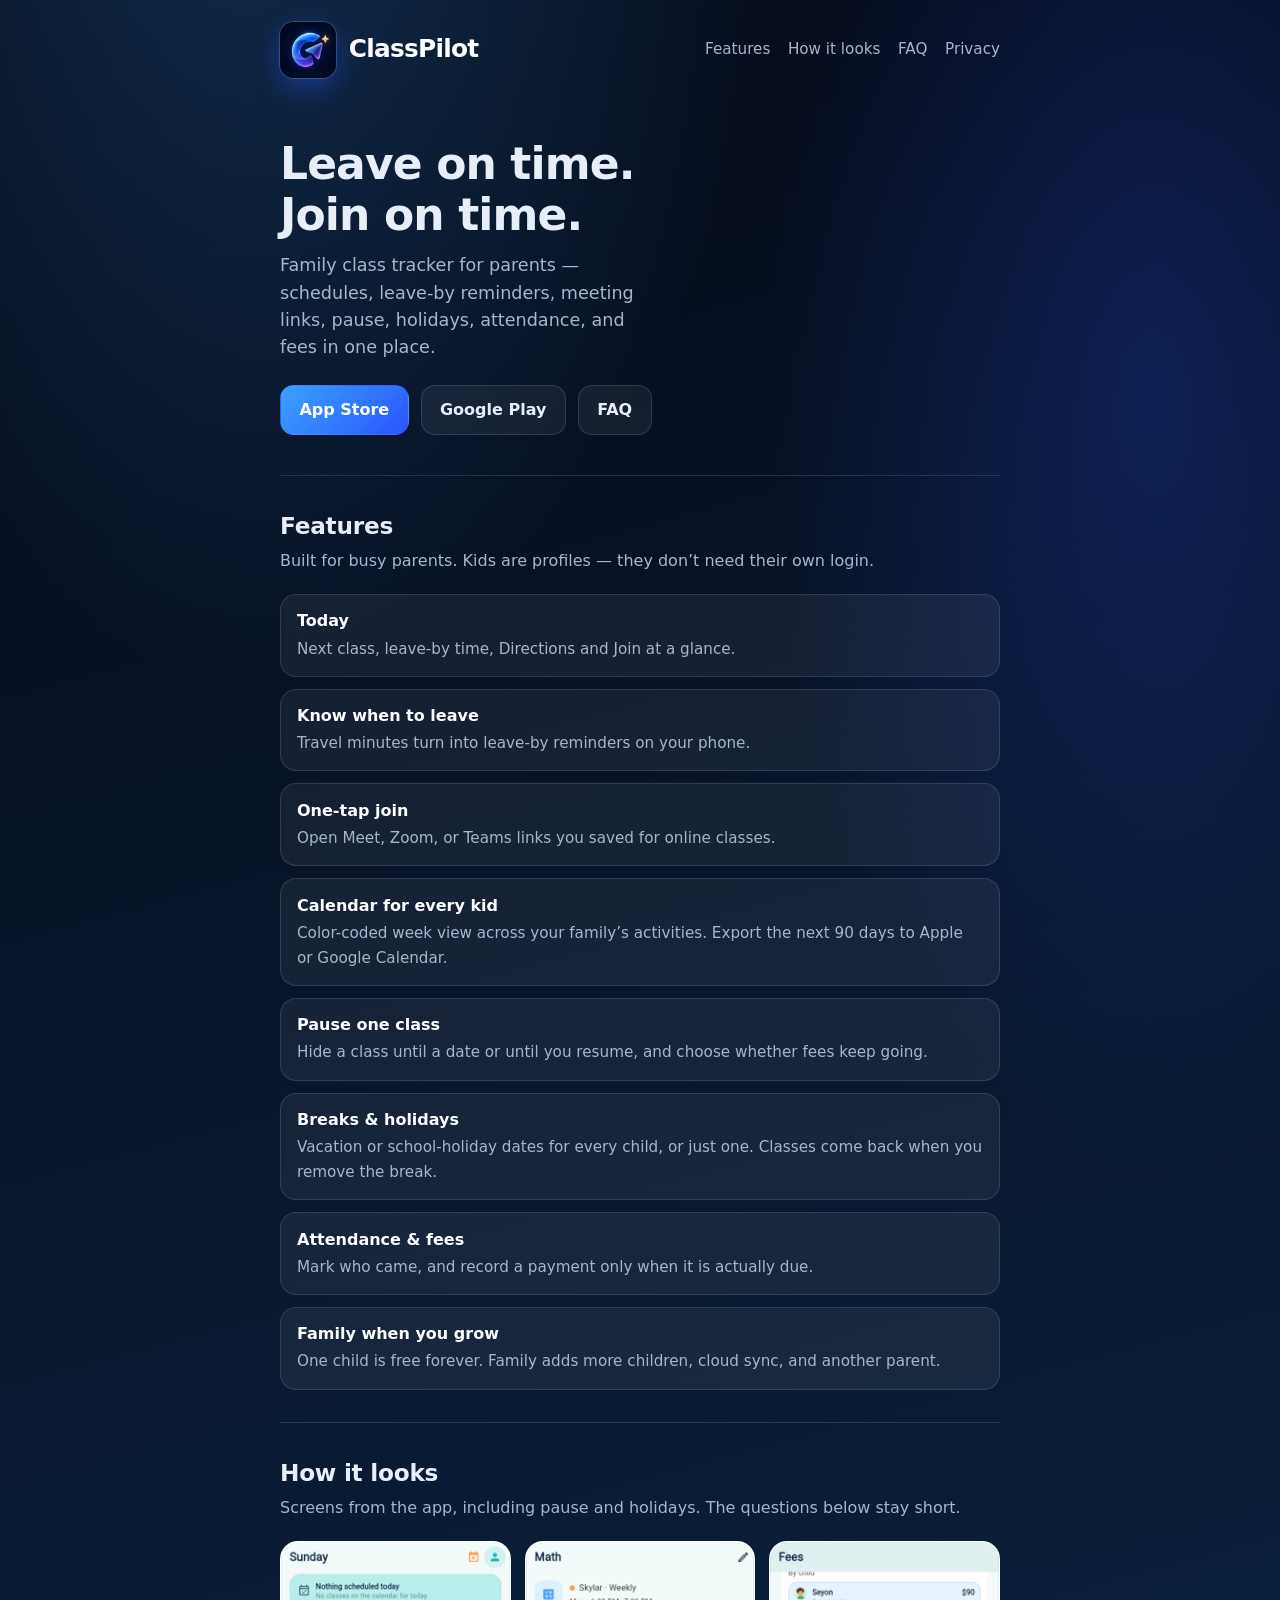
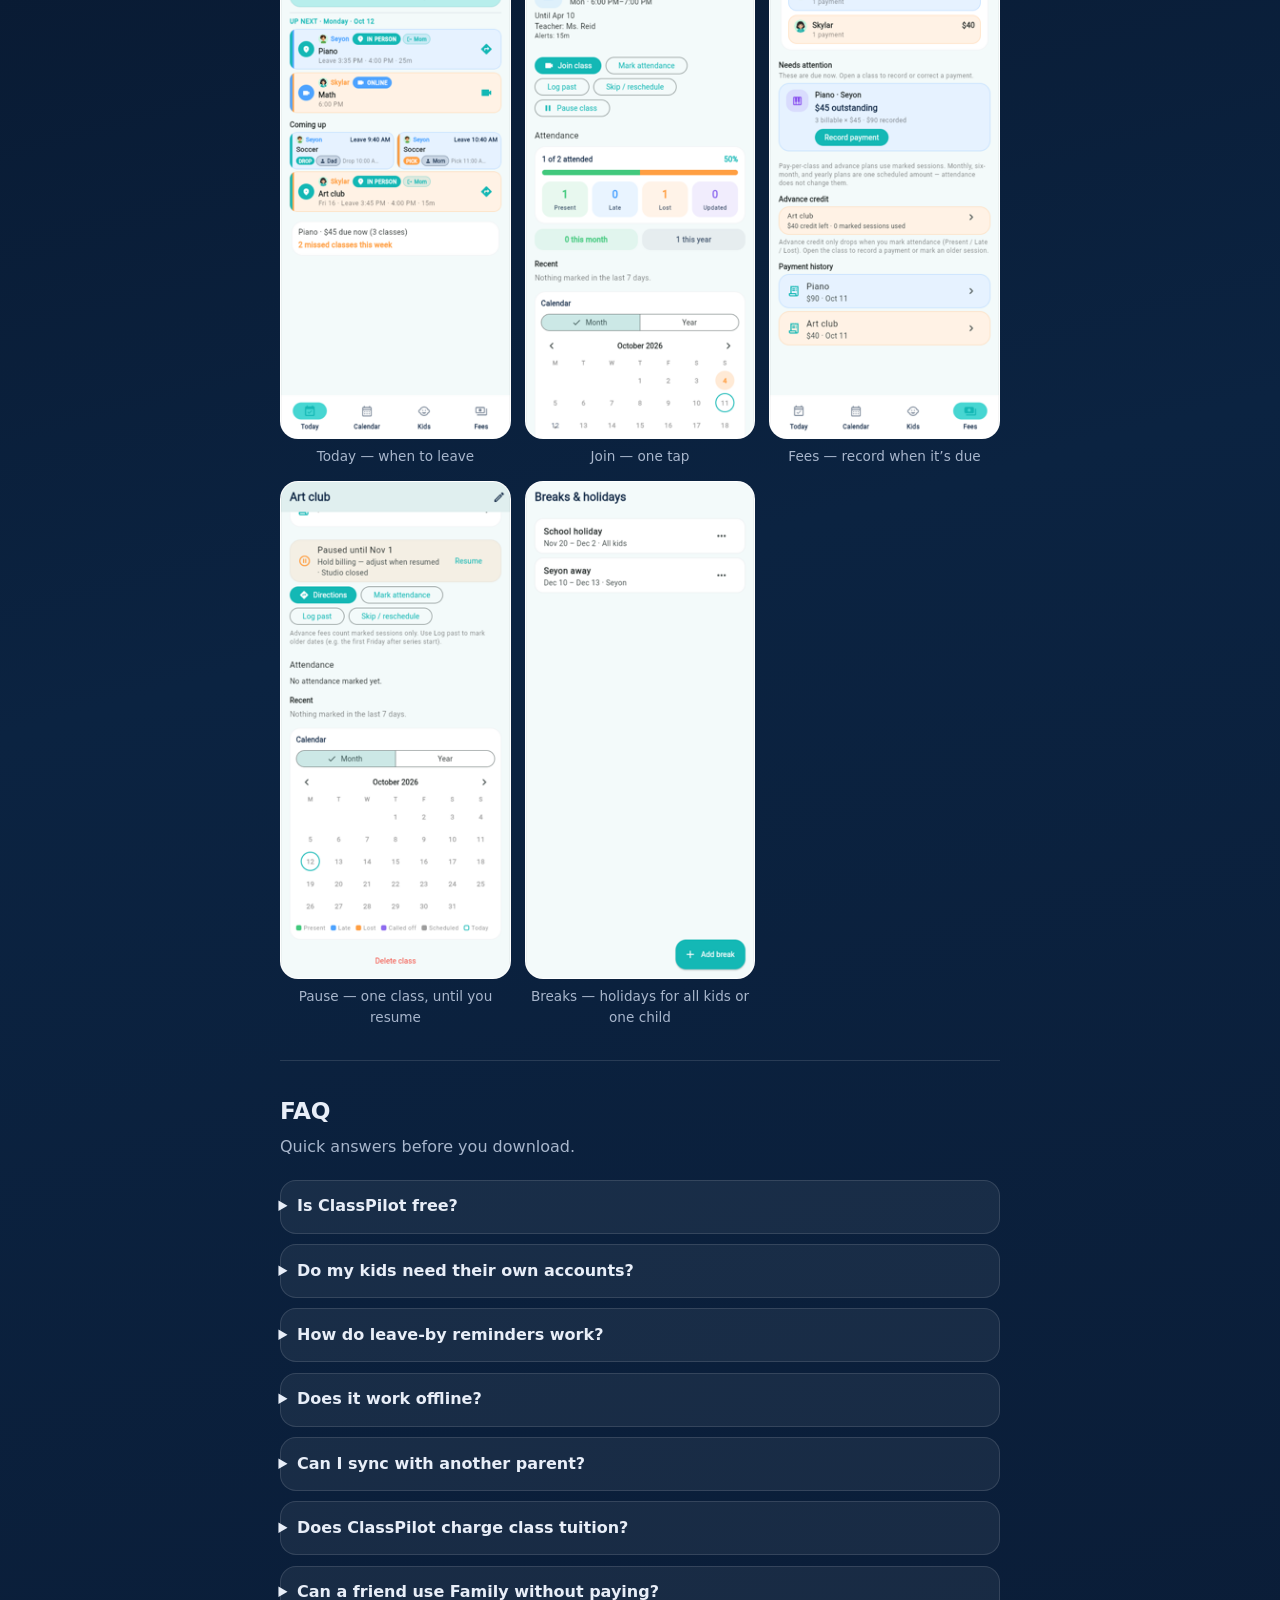
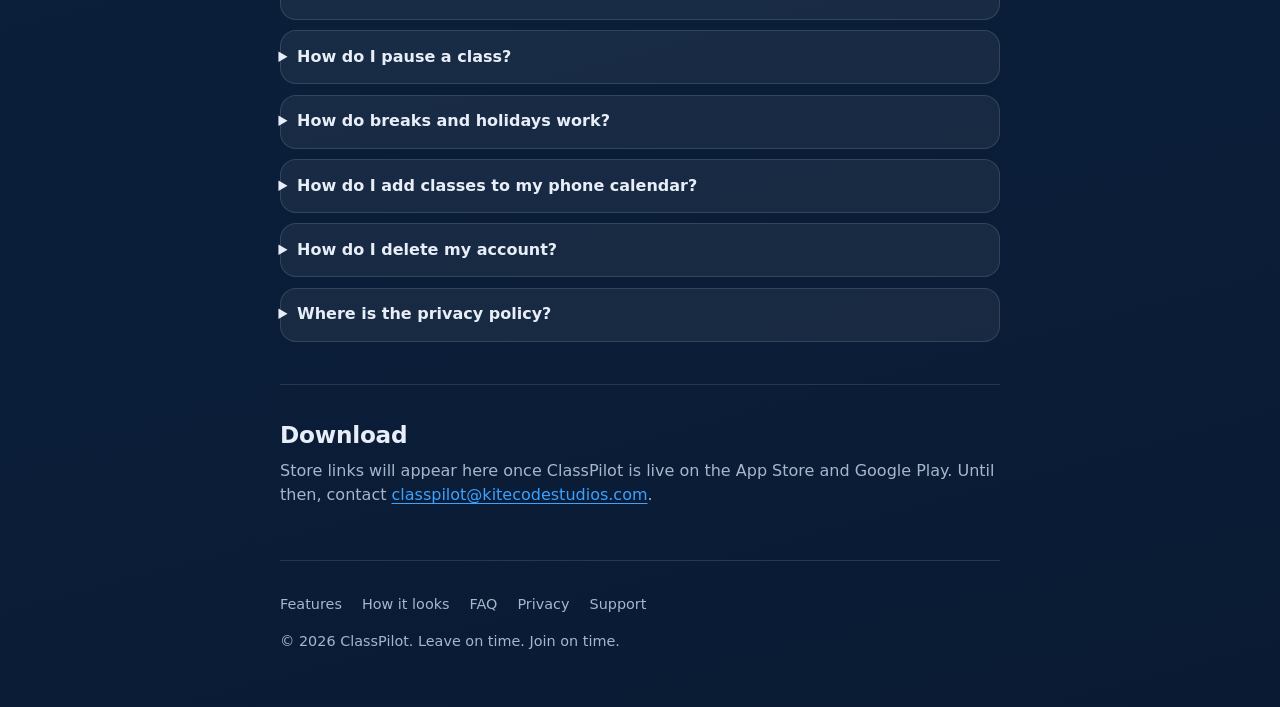
<file: index.html>
<!DOCTYPE html>
<html lang="en">
  <head>
    <meta charset="utf-8" />
    <meta name="viewport" content="width=device-width, initial-scale=1" />
    <title>ClassPilot — Leave on time. Join on time.</title>
    <meta
      name="description"
      content="Family class tracker for parents. Leave-by reminders, join links, pause a class, holiday breaks, attendance, and fees."
    />
    <link rel="icon" href="favicon.png" type="image/png" />
    <link rel="apple-touch-icon" href="icons/app-icon-180.png" />
    <link rel="stylesheet" href="styles.css" />
  </head>
  <body>
    <div class="wrap">
      <header class="site-header">
        <a class="brand" href="./">
          <img
            class="brand-mark"
            src="icons/app-icon-180.png"
            width="56"
            height="56"
            alt=""
          />
          <span class="brand-name">ClassPilot</span>
        </a>
        <nav class="nav" aria-label="Primary">
          <a href="#features">Features</a>
          <a href="#look">How it looks</a>
          <a href="#faq">FAQ</a>
          <a href="privacy.html">Privacy</a>
        </nav>
      </header>

      <main>
        <section class="hero">
          <h1>Leave on time.<br />Join on time.</h1>
          <p class="tagline">
            Family class tracker for parents — schedules, leave-by reminders,
            meeting links, pause, holidays, attendance, and fees in one place.
          </p>
          <div class="cta-row">
            <!-- Replace # with store URLs when live -->
            <a class="btn btn-primary" href="#download">App Store</a>
            <a class="btn btn-ghost" href="#download">Google Play</a>
            <a class="btn btn-ghost" href="#faq">FAQ</a>
          </div>
        </section>

        <section class="section" id="features">
          <h2>Features</h2>
          <p class="section-lead">
            Built for busy parents. Kids are profiles — they don’t need their own login.
          </p>
          <ul class="features">
            <li>
              <strong>Today</strong>
              <span>Next class, leave-by time, Directions and Join at a glance.</span>
            </li>
            <li>
              <strong>Know when to leave</strong>
              <span>Travel minutes turn into leave-by reminders on your phone.</span>
            </li>
            <li>
              <strong>One-tap join</strong>
              <span>Open Meet, Zoom, or Teams links you saved for online classes.</span>
            </li>
            <li>
              <strong>Calendar for every kid</strong>
              <span>Color-coded week view across your family’s activities. Export the next 90 days to Apple or Google Calendar.</span>
            </li>
            <li>
              <strong>Pause one class</strong>
              <span>Hide a class until a date or until you resume, and choose whether fees keep going.</span>
            </li>
            <li>
              <strong>Breaks &amp; holidays</strong>
              <span>Vacation or school-holiday dates for every child, or just one. Classes come back when you remove the break.</span>
            </li>
            <li>
              <strong>Attendance &amp; fees</strong>
              <span>Mark who came, and record a payment only when it is actually due.</span>
            </li>
            <li>
              <strong>Family when you grow</strong>
              <span>One child is free forever. Family adds more children, cloud sync, and another parent.</span>
            </li>
          </ul>
        </section>

        <section class="section" id="look">
          <h2>How it looks</h2>
          <p class="section-lead">
            Screens from the app, including pause and holidays. The questions below stay short.
          </p>
          <div class="looks">
            <figure>
              <img
                src="images/today.png"
                width="240"
                height="520"
                alt="Today screen with Piano, a leave time, and directions"
              />
              <figcaption>Today — when to leave</figcaption>
            </figure>
            <figure>
              <img
                src="images/join.png"
                width="240"
                height="520"
                alt="Math class with a Join class button"
              />
              <figcaption>Join — one tap</figcaption>
            </figure>
            <figure>
              <img
                src="images/fees.png"
                width="240"
                height="520"
                alt="Fees screen with Piano outstanding and a Record payment button"
              />
              <figcaption>Fees — record when it’s due</figcaption>
            </figure>
            <figure>
              <img
                src="images/pause.png"
                width="240"
                height="520"
                alt="Art club paused until a date, with a Resume button"
              />
              <figcaption>Pause — one class, until you resume</figcaption>
            </figure>
            <figure>
              <img
                src="images/breaks.png"
                width="240"
                height="520"
                alt="Breaks and holidays list with a school holiday for all kids and a break for Seyon"
              />
              <figcaption>Breaks — holidays for all kids or one child</figcaption>
            </figure>
          </div>
        </section>

        <section class="section" id="faq">
          <h2>FAQ</h2>
          <p class="section-lead">Quick answers before you download.</p>
          <div class="faq">
            <details>
              <summary>Is ClassPilot free?</summary>
              <p>
                One child is free forever, including reminders, attendance, meeting
                links, directions, calendar, and fee records on that phone. Family is
                a 30-day free trial, then $0.99 a month or $9.99 a year. Family
                unlocks unlimited children, cloud sync, and a second parent.
              </p>
            </details>
            <details>
              <summary>Do my kids need their own accounts?</summary>
              <p>
                No. ClassPilot is a parent and guardian tool. Children are profiles you
                manage. You can optionally pair a tablet to one child’s profile so they
                can see their schedule and join links under your control.
              </p>
            </details>
            <details>
              <summary>How do leave-by reminders work?</summary>
              <p>
                When you set travel minutes on a class, ClassPilot schedules an on-device
                reminder so you know when to leave — not only when class starts. The
                reminder goes to the parent assigned to that drop-off or pickup. The
                other parent is notified only if you turn on “Also notify the other parent.”
              </p>
            </details>
            <details>
              <summary>Does it work offline?</summary>
              <p>
                Yes. Continue on this device needs no login, and the family stays on
                that phone. Cloud sync and inviting another parent are part of Family
                and need a cloud account.
              </p>
            </details>
            <details>
              <summary>Can I sync with another parent?</summary>
              <p>
                Yes, with the Family plan and a cloud account. The household owner
                invites the other adult with a one-time code. Both then see the same
                kids, classes, attendance, and payments.
              </p>
            </details>
            <details>
              <summary>Does ClassPilot charge class tuition?</summary>
              <p>
                No. Recording a payment is your own ledger. ClassPilot does not charge
                tuition and does not connect to a bank. Pay-per-class balances follow
                sessions you mark. A monthly or term plan is one scheduled amount,
                and marking attendance does not change it. Family subscriptions are
                billed only through the App Store or Google Play.
              </p>
            </details>
            <details>
              <summary>Can a friend use Family without paying?</summary>
              <p>
                Yes, for a limited time. Send an App Store offer code or a Google Play
                promo code. They redeem it in that store with the account that would
                be billed, then open ClassPilot and tap Restore purchases. An Apple
                code does not work on Google Play, and a Play code does not work on
                the App Store. A code lasts up to a year, not forever.
              </p>
            </details>
            <details>
              <summary>How do I pause a class?</summary>
              <p>
                Open the class and tap <strong>Pause class</strong>. Choose the start
                date, then either an end date or <strong>Until I resume</strong>.
                Sessions in that window leave Today and Calendar. They are not deleted.
                If the class has a fee, choose whether billing holds until you resume
                or keeps its usual schedule. An optional note can say why, such as a
                closed studio. Tap <strong>Resume</strong> when the class should return.
                A refund from the teacher is recorded later as a payment adjustment.
              </p>
            </details>
            <details>
              <summary>How do breaks and holidays work?</summary>
              <p>
                Open <strong>Settings → Breaks &amp; holidays</strong> and tap
                <strong>Add break</strong>. Name it, set the start and end dates, and
                choose <strong>All kids</strong> or <strong>One child</strong>. ClassPilot
                shows how many sessions will be hidden before you save. Those classes
                leave Today and Calendar for those days only. They are not deleted, and
                fees do not accrue for the hidden days. Edit or remove the break anytime
                and the classes come back.
              </p>
              <p>
                Pause is for one class. A break is a date range, for a vacation or a
                school holiday, across the family or a single child.
              </p>
            </details>
            <details>
              <summary>How do I add classes to my phone calendar?</summary>
              <p>
                Open <strong>Settings → Export calendar</strong>. ClassPilot
                shares a calendar file for the next 90 days, skipping paused
                classes and holiday breaks. On iPhone, choose Calendar. On
                Android, open the file with Google Calendar. The export is
                included on the free plan.
              </p>
            </details>
            <details>
              <summary>How do I delete my account?</summary>
              <p>
                Open Settings → Delete account. That removes your account and family
                data from the app’s cloud backend when sync is enabled.
              </p>
            </details>
            <details>
              <summary>Where is the privacy policy?</summary>
              <p>
                See <a href="privacy.html">Privacy Policy</a>. Questions:
                <a href="mailto:classpilot@kitecodestudios.com">classpilot@kitecodestudios.com</a>.
              </p>
            </details>
          </div>
        </section>

        <section class="section" id="download">
          <h2>Download</h2>
          <p class="section-lead">
            Store links will appear here once ClassPilot is live on the App Store and
            Google Play. Until then, contact
            <a href="mailto:classpilot@kitecodestudios.com">classpilot@kitecodestudios.com</a>.
          </p>
        </section>
      </main>

      <footer class="site-footer">
        <nav aria-label="Footer">
          <a href="#features">Features</a>
          <a href="#look">How it looks</a>
          <a href="#faq">FAQ</a>
          <a href="privacy.html">Privacy</a>
          <a href="mailto:classpilot@kitecodestudios.com">Support</a>
        </nav>
        <p>© <span id="y"></span> ClassPilot. Leave on time. Join on time.</p>
      </footer>
    </div>
    <script>
      document.getElementById("y").textContent = new Date().getFullYear();
    </script>
  </body>
</html>
</file>
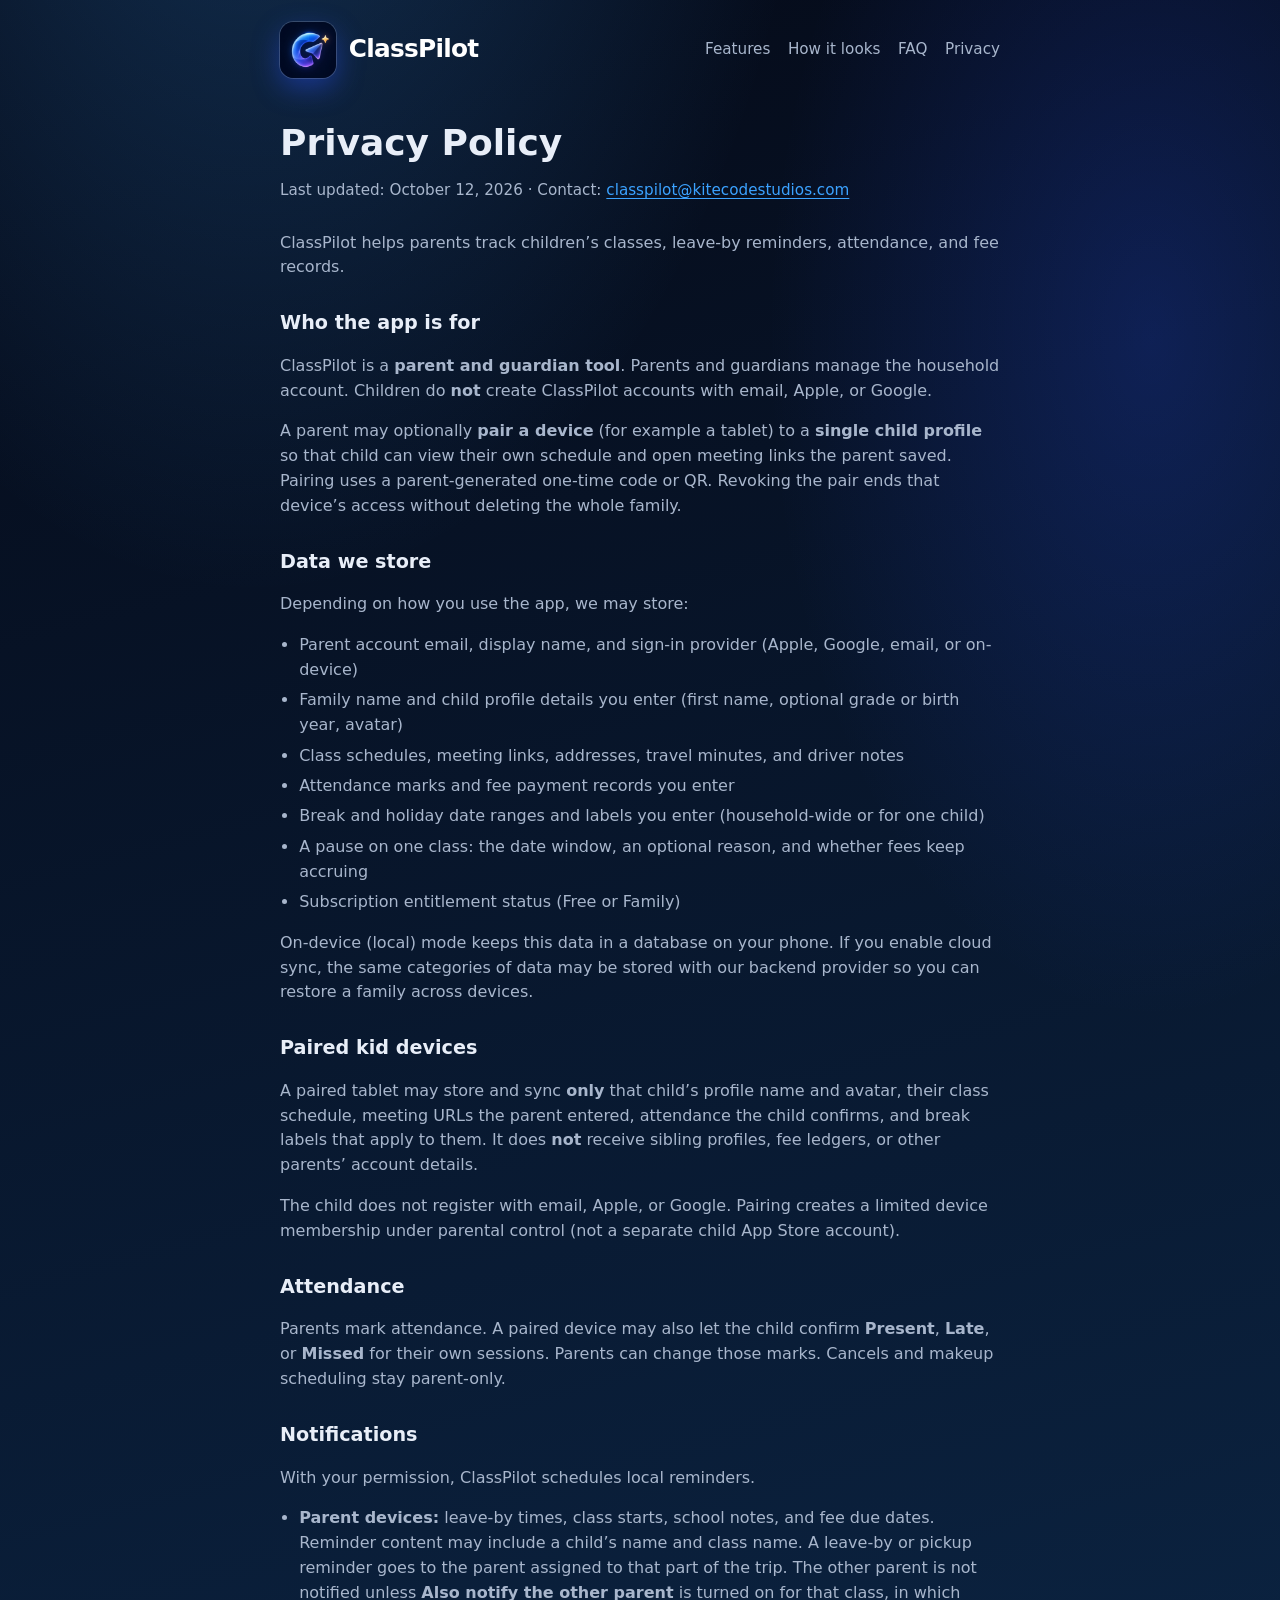
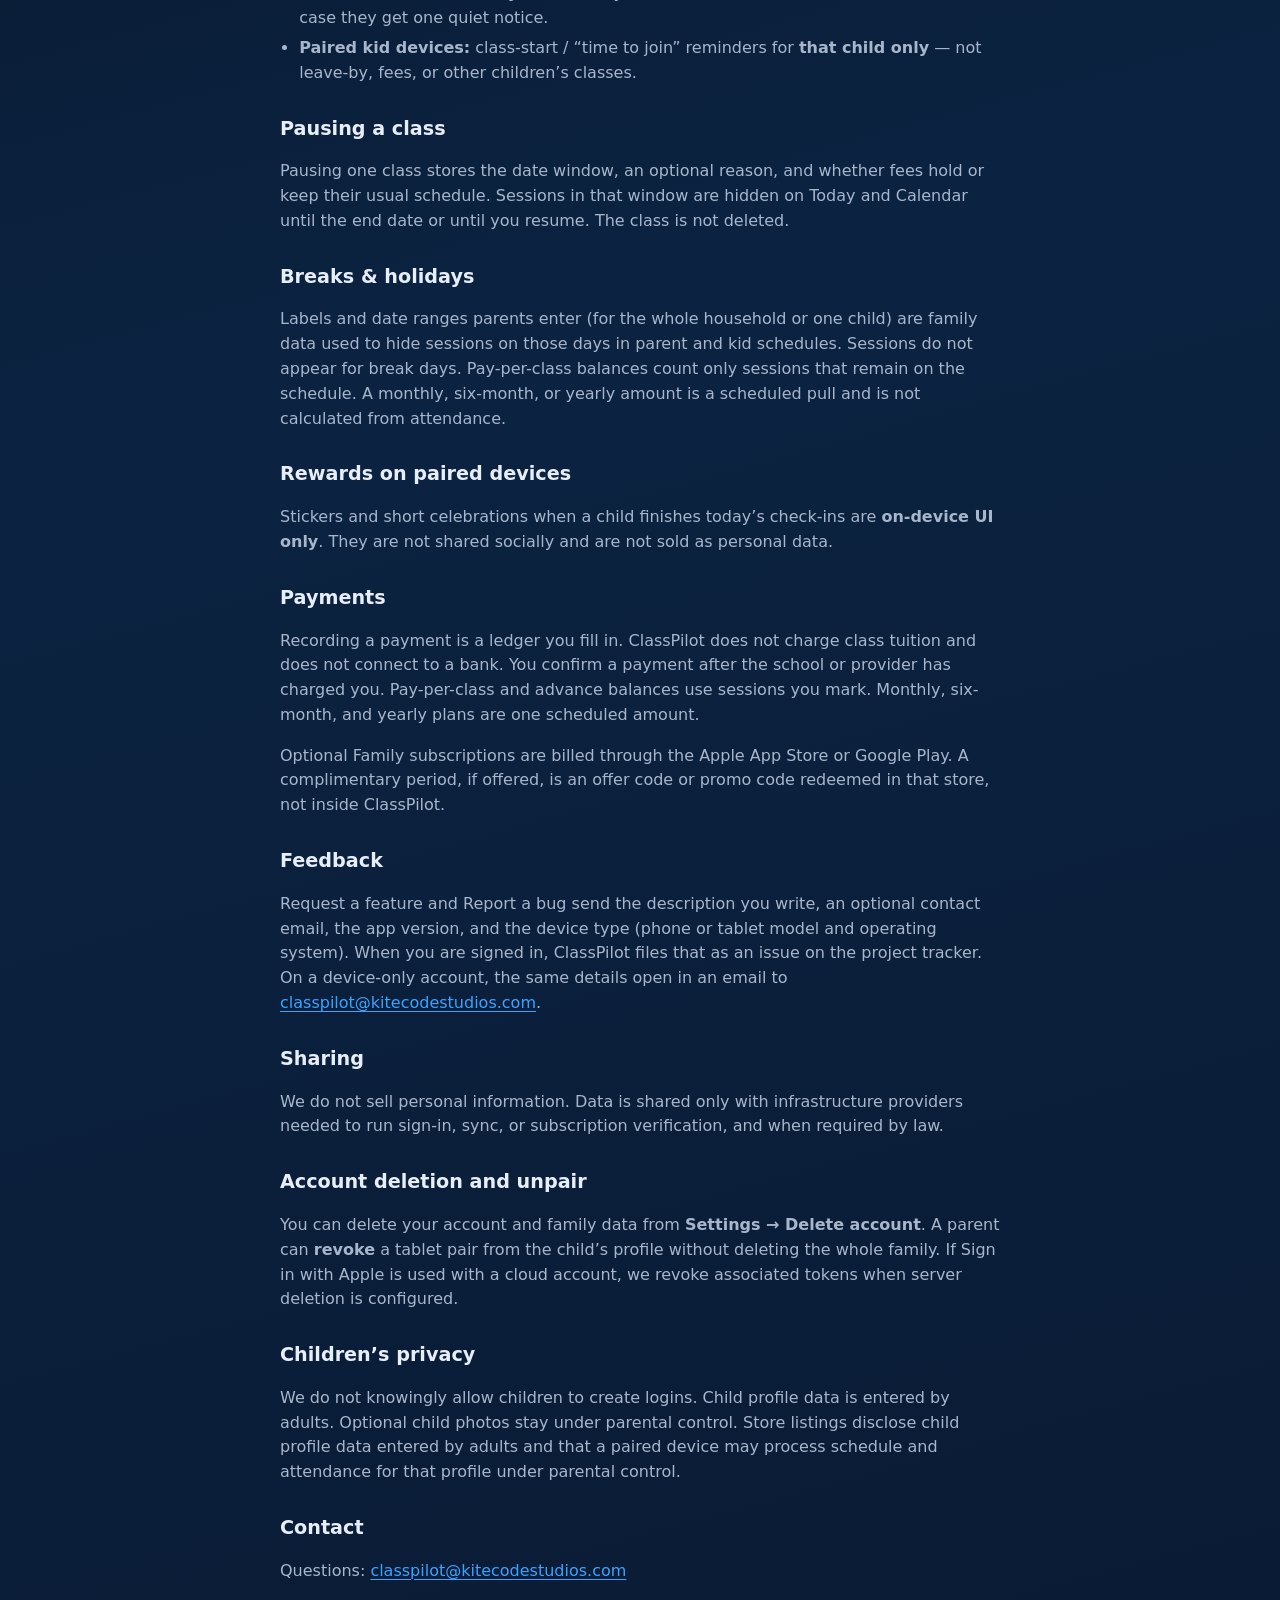
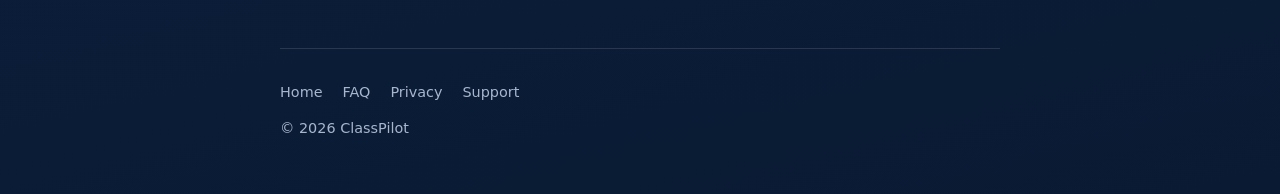
<file: privacy.html>
<!DOCTYPE html>
<html lang="en">
  <head>
    <meta charset="utf-8" />
    <meta name="viewport" content="width=device-width, initial-scale=1" />
    <title>Privacy Policy — ClassPilot</title>
    <meta
      name="description"
      content="ClassPilot privacy policy for parents using the family class tracker."
    />
    <link rel="icon" href="favicon.png" type="image/png" />
    <link rel="apple-touch-icon" href="icons/app-icon-180.png" />
    <link rel="stylesheet" href="styles.css" />
  </head>
  <body>
    <div class="wrap">
      <header class="site-header">
        <a class="brand" href="./">
          <img
            class="brand-mark"
            src="icons/app-icon-180.png"
            width="56"
            height="56"
            alt=""
          />
          <span class="brand-name">ClassPilot</span>
        </a>
        <nav class="nav" aria-label="Primary">
          <a href="./#features">Features</a>
          <a href="./#look">How it looks</a>
          <a href="./#faq">FAQ</a>
          <a href="privacy.html">Privacy</a>
        </nav>
      </header>

      <main class="prose">
        <h1>Privacy Policy</h1>
        <p class="meta">
          Last updated: October 12, 2026 · Contact:
          <a href="mailto:classpilot@kitecodestudios.com">classpilot@kitecodestudios.com</a>
        </p>

        <p>
          ClassPilot helps parents track children’s classes, leave-by reminders,
          attendance, and fee records.
        </p>

        <h2>Who the app is for</h2>
        <p>
          ClassPilot is a <strong>parent and guardian tool</strong>. Parents and
          guardians manage the household account. Children do
          <strong>not</strong> create ClassPilot accounts with email, Apple, or Google.
        </p>
        <p>
          A parent may optionally <strong>pair a device</strong> (for example a tablet)
          to a <strong>single child profile</strong> so that child can view their own
          schedule and open meeting links the parent saved. Pairing uses a
          parent-generated one-time code or QR. Revoking the pair ends that device’s
          access without deleting the whole family.
        </p>

        <h2>Data we store</h2>
        <p>Depending on how you use the app, we may store:</p>
        <ul>
          <li>
            Parent account email, display name, and sign-in provider (Apple, Google,
            email, or on-device)
          </li>
          <li>
            Family name and child profile details you enter (first name, optional grade
            or birth year, avatar)
          </li>
          <li>
            Class schedules, meeting links, addresses, travel minutes, and driver notes
          </li>
          <li>Attendance marks and fee payment records you enter</li>
          <li>
            Break and holiday date ranges and labels you enter (household-wide or for
            one child)
          </li>
          <li>
            A pause on one class: the date window, an optional reason, and whether fees
            keep accruing
          </li>
          <li>Subscription entitlement status (Free or Family)</li>
        </ul>
        <p>
          On-device (local) mode keeps this data in a database on your phone. If you
          enable cloud sync, the same categories of data may be stored with our backend
          provider so you can restore a family across devices.
        </p>

        <h2>Paired kid devices</h2>
        <p>
          A paired tablet may store and sync <strong>only</strong> that child’s profile
          name and avatar, their class schedule, meeting URLs the parent entered,
          attendance the child confirms, and break labels that apply to them. It does
          <strong>not</strong> receive sibling profiles, fee ledgers, or other parents’
          account details.
        </p>
        <p>
          The child does not register with email, Apple, or Google. Pairing creates a
          limited device membership under parental control (not a separate child App
          Store account).
        </p>

        <h2>Attendance</h2>
        <p>
          Parents mark attendance. A paired device may also let the child confirm
          <strong>Present</strong>, <strong>Late</strong>, or <strong>Missed</strong>
          for their own sessions. Parents can change those marks. Cancels and makeup
          scheduling stay parent-only.
        </p>

        <h2>Notifications</h2>
        <p>With your permission, ClassPilot schedules local reminders.</p>
        <ul>
          <li>
            <strong>Parent devices:</strong> leave-by times, class starts, school notes,
            and fee due dates. Reminder content may include a child’s name and class
            name. A leave-by or pickup reminder goes to the parent assigned to that
            part of the trip. The other parent is not notified unless
            <strong>Also notify the other parent</strong> is turned on for that class,
            in which case they get one quiet notice.
          </li>
          <li>
            <strong>Paired kid devices:</strong> class-start / “time to join” reminders
            for <strong>that child only</strong> — not leave-by, fees, or other
            children’s classes.
          </li>
        </ul>

        <h2>Pausing a class</h2>
        <p>
          Pausing one class stores the date window, an optional reason, and whether
          fees hold or keep their usual schedule. Sessions in that window are hidden on
          Today and Calendar until the end date or until you resume. The class is not
          deleted.
        </p>

        <h2>Breaks &amp; holidays</h2>
        <p>
          Labels and date ranges parents enter (for the whole household or one child)
          are family data used to hide sessions on those days in parent and kid
          schedules. Sessions do not appear for break days. Pay-per-class balances
          count only sessions that remain on the schedule. A monthly, six-month, or
          yearly amount is a scheduled pull and is not calculated from attendance.
        </p>

        <h2>Rewards on paired devices</h2>
        <p>
          Stickers and short celebrations when a child finishes today’s check-ins are
          <strong>on-device UI only</strong>. They are not shared socially and are not
          sold as personal data.
        </p>

        <h2>Payments</h2>
        <p>
          Recording a payment is a ledger you fill in. ClassPilot does not charge class
          tuition and does not connect to a bank. You confirm a payment after the
          school or provider has charged you. Pay-per-class and advance balances use
          sessions you mark. Monthly, six-month, and yearly plans are one scheduled
          amount.
        </p>
        <p>
          Optional Family subscriptions are billed through the Apple App Store or
          Google Play. A complimentary period, if offered, is an offer code or promo
          code redeemed in that store, not inside ClassPilot.
        </p>

        <h2>Feedback</h2>
        <p>
          Request a feature and Report a bug send the description you write, an
          optional contact email, the app version, and the device type (phone or
          tablet model and operating system). When you are signed in, ClassPilot
          files that as an issue on the project tracker. On a device-only account,
          the same details open in an email to
          <a href="mailto:classpilot@kitecodestudios.com">classpilot@kitecodestudios.com</a>.
        </p>

        <h2>Sharing</h2>
        <p>
          We do not sell personal information. Data is shared only with infrastructure
          providers needed to run sign-in, sync, or subscription verification, and when
          required by law.
        </p>

        <h2>Account deletion and unpair</h2>
        <p>
          You can delete your account and family data from
          <strong>Settings → Delete account</strong>. A parent can
          <strong>revoke</strong> a tablet pair from the child’s profile without
          deleting the whole family. If Sign in with Apple is used with a cloud account,
          we revoke associated tokens when server deletion is configured.
        </p>

        <h2>Children’s privacy</h2>
        <p>
          We do not knowingly allow children to create logins. Child profile data is
          entered by adults. Optional child photos stay under parental control. Store
          listings disclose child profile data entered by adults and that a paired
          device may process schedule and attendance for that profile under parental
          control.
        </p>

        <h2>Contact</h2>
        <p>
          Questions:
          <a href="mailto:classpilot@kitecodestudios.com">classpilot@kitecodestudios.com</a>
        </p>
      </main>

      <footer class="site-footer">
        <nav aria-label="Footer">
          <a href="./">Home</a>
          <a href="./#faq">FAQ</a>
          <a href="privacy.html">Privacy</a>
          <a href="mailto:classpilot@kitecodestudios.com">Support</a>
        </nav>
        <p>© <span id="y"></span> ClassPilot</p>
      </footer>
    </div>
    <script>
      document.getElementById("y").textContent = new Date().getFullYear();
    </script>
  </body>
</html>
</file>
<file: styles.css>
:root {
  --navy: #0b2341;
  --deep: #050a18;
  --cyan: #3ba2ff;
  --indigo: #2a54ff;
  --gold: #ffd770;
  --teal: #14b8b5;
  --text: #e8eef8;
  --muted: #a8b6cc;
  --card: rgba(255, 255, 255, 0.06);
  --line: rgba(255, 255, 255, 0.12);
  --radius: 16px;
  --max: 720px;
  --font: "Segoe UI", system-ui, -apple-system, sans-serif;
}

*,
*::before,
*::after {
  box-sizing: border-box;
}

html {
  scroll-behavior: smooth;
}

body {
  margin: 0;
  min-height: 100vh;
  font-family: var(--font);
  color: var(--text);
  background:
    radial-gradient(ellipse 80% 50% at 20% -10%, rgba(59, 162, 255, 0.28), transparent 55%),
    radial-gradient(ellipse 60% 40% at 90% 10%, rgba(42, 84, 255, 0.22), transparent 50%),
    linear-gradient(165deg, var(--deep) 0%, var(--navy) 55%, #0a1a33 100%);
  line-height: 1.55;
}

a {
  color: var(--cyan);
  text-decoration-thickness: 1px;
  text-underline-offset: 3px;
}

a:hover {
  color: var(--gold);
}

.wrap {
  width: min(100% - 2rem, var(--max));
  margin-inline: auto;
}

.site-header {
  display: flex;
  align-items: center;
  justify-content: space-between;
  gap: 1rem 1.25rem;
  flex-wrap: wrap;
  padding: 1.35rem 0 0.35rem;
}

.brand {
  display: inline-flex;
  align-items: center;
  gap: 0.8rem;
  color: #fff;
  text-decoration: none;
}

.brand:hover {
  color: #fff;
}

.brand-mark {
  width: 3.5rem;
  height: 3.5rem;
  display: block;
  object-fit: cover;
  flex-shrink: 0;
  border-radius: 0.85rem;
  box-shadow:
    0 0 0 1px rgba(255, 255, 255, 0.16),
    0 10px 28px rgba(42, 84, 255, 0.42);
}

.brand-name {
  font-size: 1.55rem;
  font-weight: 800;
  letter-spacing: -0.03em;
  line-height: 1;
}

.nav {
  display: flex;
  flex-wrap: wrap;
  gap: 0.85rem 1.1rem;
  font-size: 0.95rem;
}

.nav a {
  color: var(--muted);
  text-decoration: none;
}

.nav a:hover {
  color: var(--text);
}

.hero {
  padding: 3.5rem 0 2.5rem;
}

.hero h1 {
  margin: 0 0 0.75rem;
  font-size: clamp(2rem, 5vw, 2.75rem);
  line-height: 1.15;
  letter-spacing: -0.02em;
}

.tagline {
  margin: 0 0 1.5rem;
  max-width: 34ch;
  color: var(--muted);
  font-size: 1.1rem;
}

.cta-row {
  display: flex;
  flex-wrap: wrap;
  gap: 0.75rem;
}

.btn {
  display: inline-flex;
  align-items: center;
  justify-content: center;
  padding: 0.7rem 1.15rem;
  border-radius: 14px;
  font-weight: 600;
  text-decoration: none;
  border: 1px solid transparent;
  transition: transform 0.15s ease, background 0.15s ease;
}

.btn:hover {
  transform: translateY(-1px);
  color: var(--text);
}

.btn-primary {
  background: linear-gradient(135deg, var(--cyan), var(--indigo));
  color: #fff;
}

.btn-ghost {
  background: var(--card);
  border-color: var(--line);
  color: var(--text);
}

.section {
  padding: 2rem 0;
  border-top: 1px solid var(--line);
}

.section h2 {
  margin: 0 0 0.35rem;
  font-size: 1.45rem;
  letter-spacing: -0.01em;
}

.section-lead {
  margin: 0 0 1.25rem;
  color: var(--muted);
}

.features {
  list-style: none;
  margin: 0;
  padding: 0;
  display: grid;
  gap: 0.75rem;
}

.features li {
  padding: 0.9rem 1rem;
  border-radius: var(--radius);
  background: var(--card);
  border: 1px solid var(--line);
}

.features strong {
  display: block;
  margin-bottom: 0.15rem;
  color: #fff;
}

.features span {
  color: var(--muted);
  font-size: 0.95rem;
}

.looks {
  display: grid;
  grid-template-columns: repeat(3, minmax(0, 1fr));
  gap: 0.85rem;
  margin: 0;
}

.looks figure {
  margin: 0;
}

.looks img {
  display: block;
  width: 100%;
  height: auto;
  border-radius: 18px;
  border: 1px solid var(--line);
  background: #fff;
}

.looks figcaption {
  margin-top: 0.45rem;
  color: var(--muted);
  font-size: 0.85rem;
  text-align: center;
}

@media (max-width: 640px) {
  .looks {
    grid-template-columns: none;
    grid-auto-flow: column;
    grid-auto-columns: 68%;
    overflow-x: auto;
    scroll-snap-type: x mandatory;
    padding-bottom: 0.35rem;
  }

  .looks figure {
    scroll-snap-align: start;
  }
}

.faq details {
  border: 1px solid var(--line);
  border-radius: var(--radius);
  background: var(--card);
  padding: 0.85rem 1rem;
  margin-bottom: 0.65rem;
}

.faq summary {
  cursor: pointer;
  font-weight: 600;
  list-style-position: outside;
}

.faq details[open] summary {
  margin-bottom: 0.5rem;
  color: var(--cyan);
}

.faq p {
  margin: 0;
  color: var(--muted);
}

.site-footer {
  padding: 2rem 0 2.5rem;
  border-top: 1px solid var(--line);
  color: var(--muted);
  font-size: 0.9rem;
}

.site-footer nav {
  display: flex;
  flex-wrap: wrap;
  gap: 0.75rem 1.25rem;
  margin-bottom: 0.75rem;
}

.site-footer a {
  color: var(--muted);
  text-decoration: none;
}

.site-footer a:hover {
  color: var(--text);
}

/* Privacy page */
.prose {
  padding: 2rem 0 3rem;
}

.prose h1 {
  margin: 0 0 0.5rem;
  font-size: clamp(1.75rem, 4vw, 2.25rem);
}

.prose .meta {
  color: var(--muted);
  margin: 0 0 1.75rem;
  font-size: 0.95rem;
}

.prose h2 {
  margin: 1.75rem 0 0.5rem;
  font-size: 1.2rem;
}

.prose p,
.prose li {
  color: var(--muted);
}

.prose ul {
  padding-left: 1.2rem;
}

.prose li {
  margin-bottom: 0.35rem;
}
</file>
